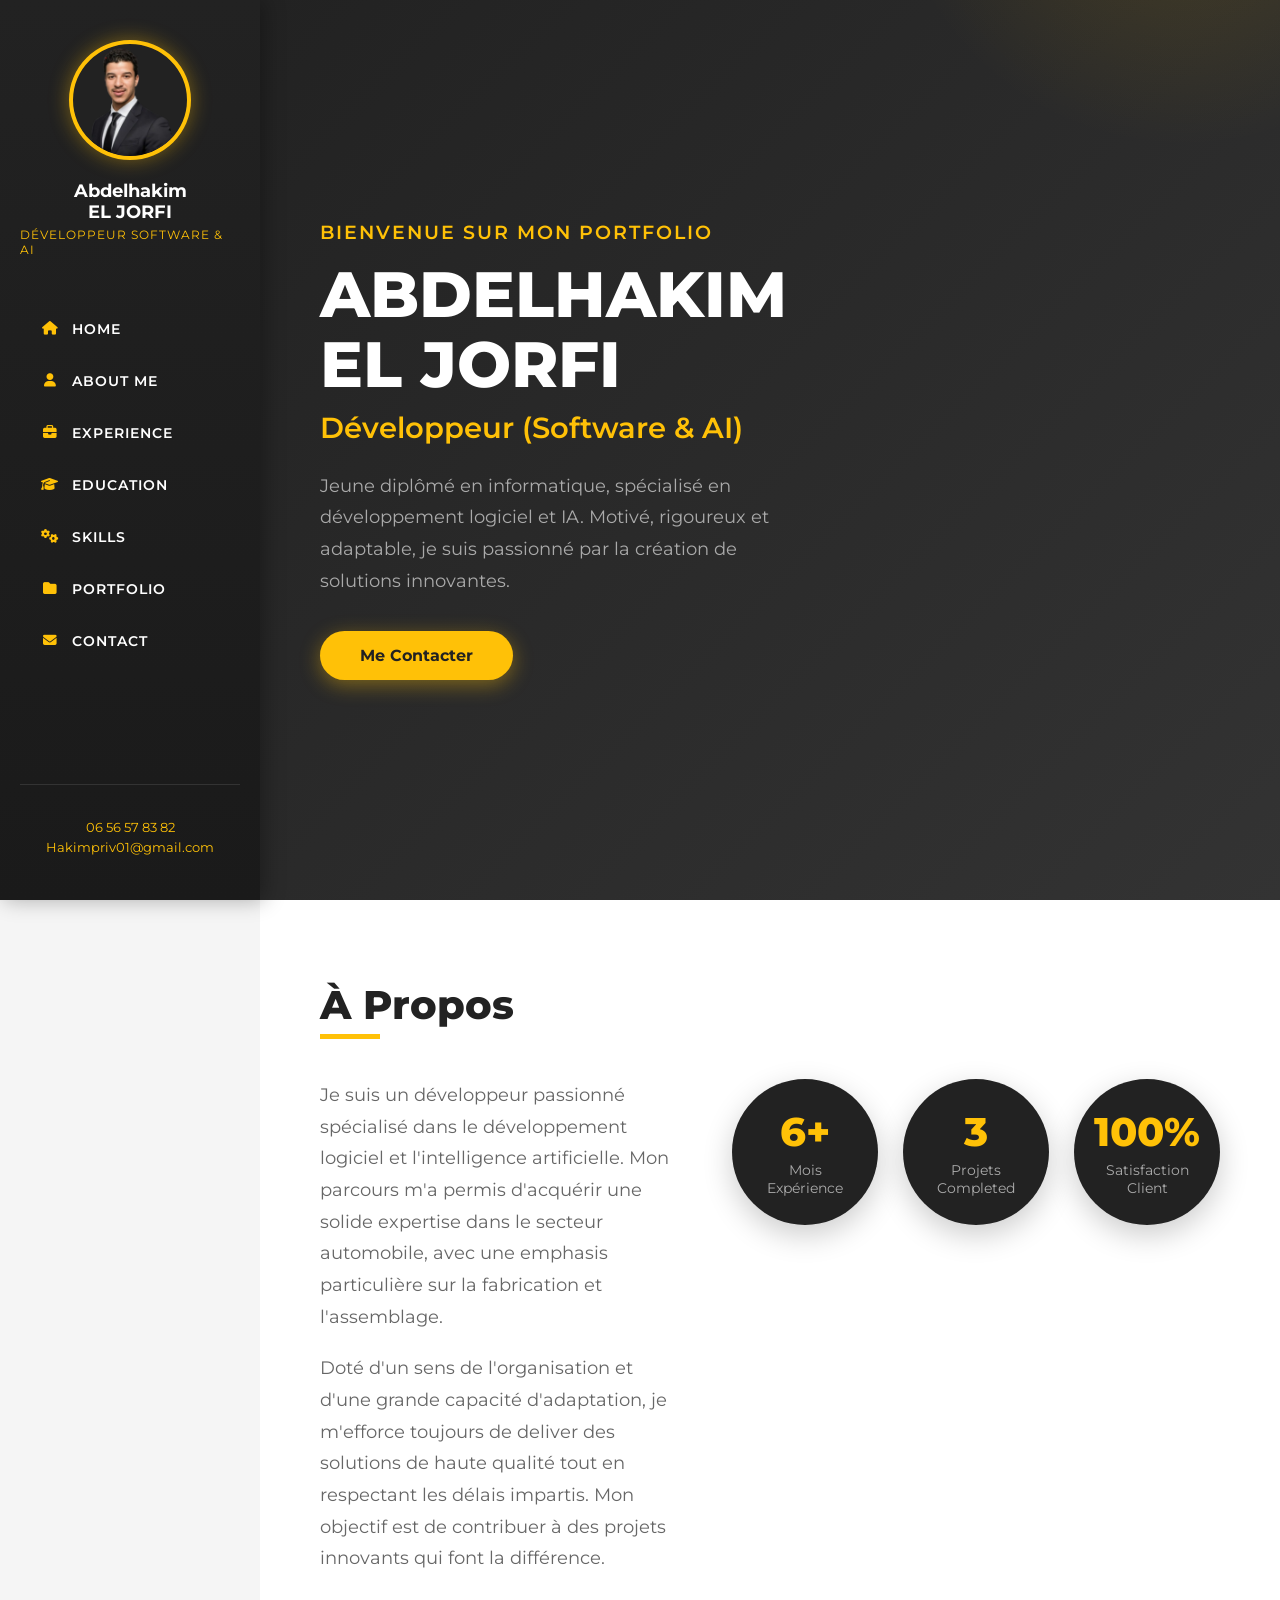
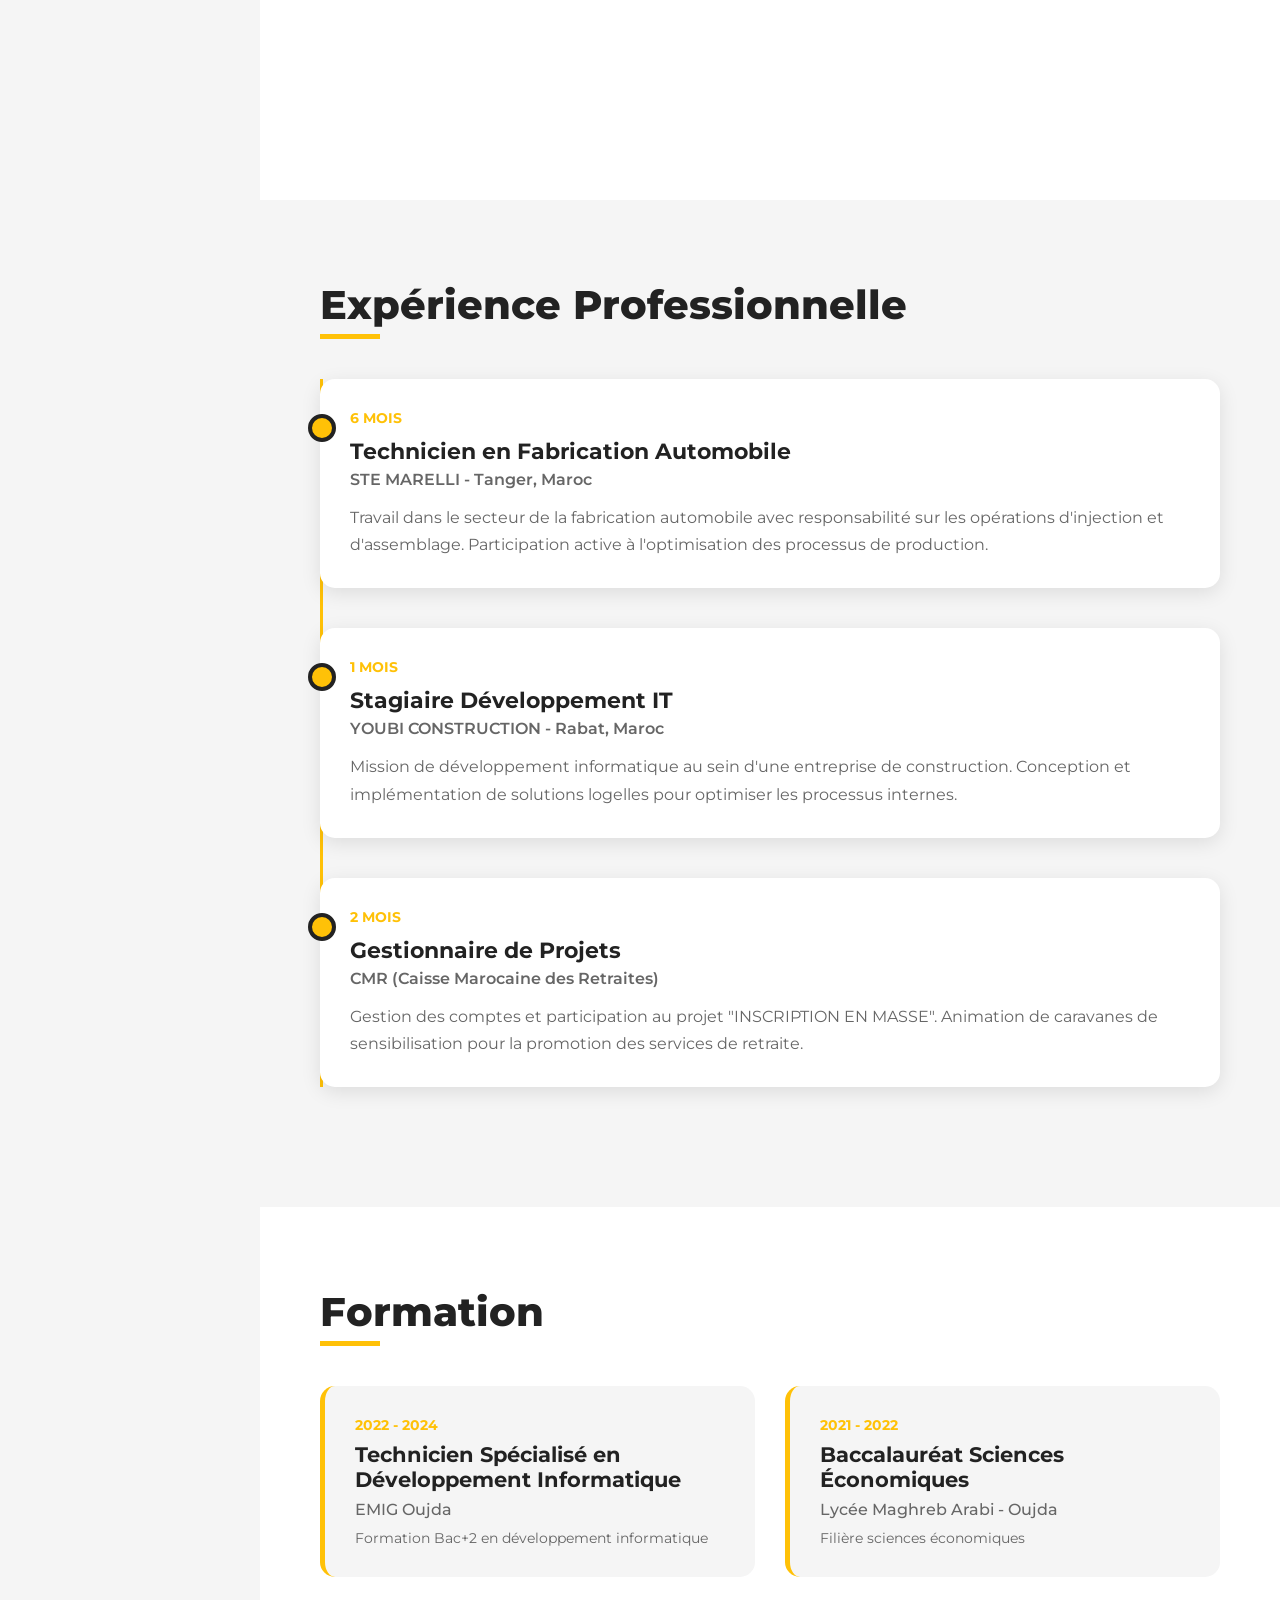
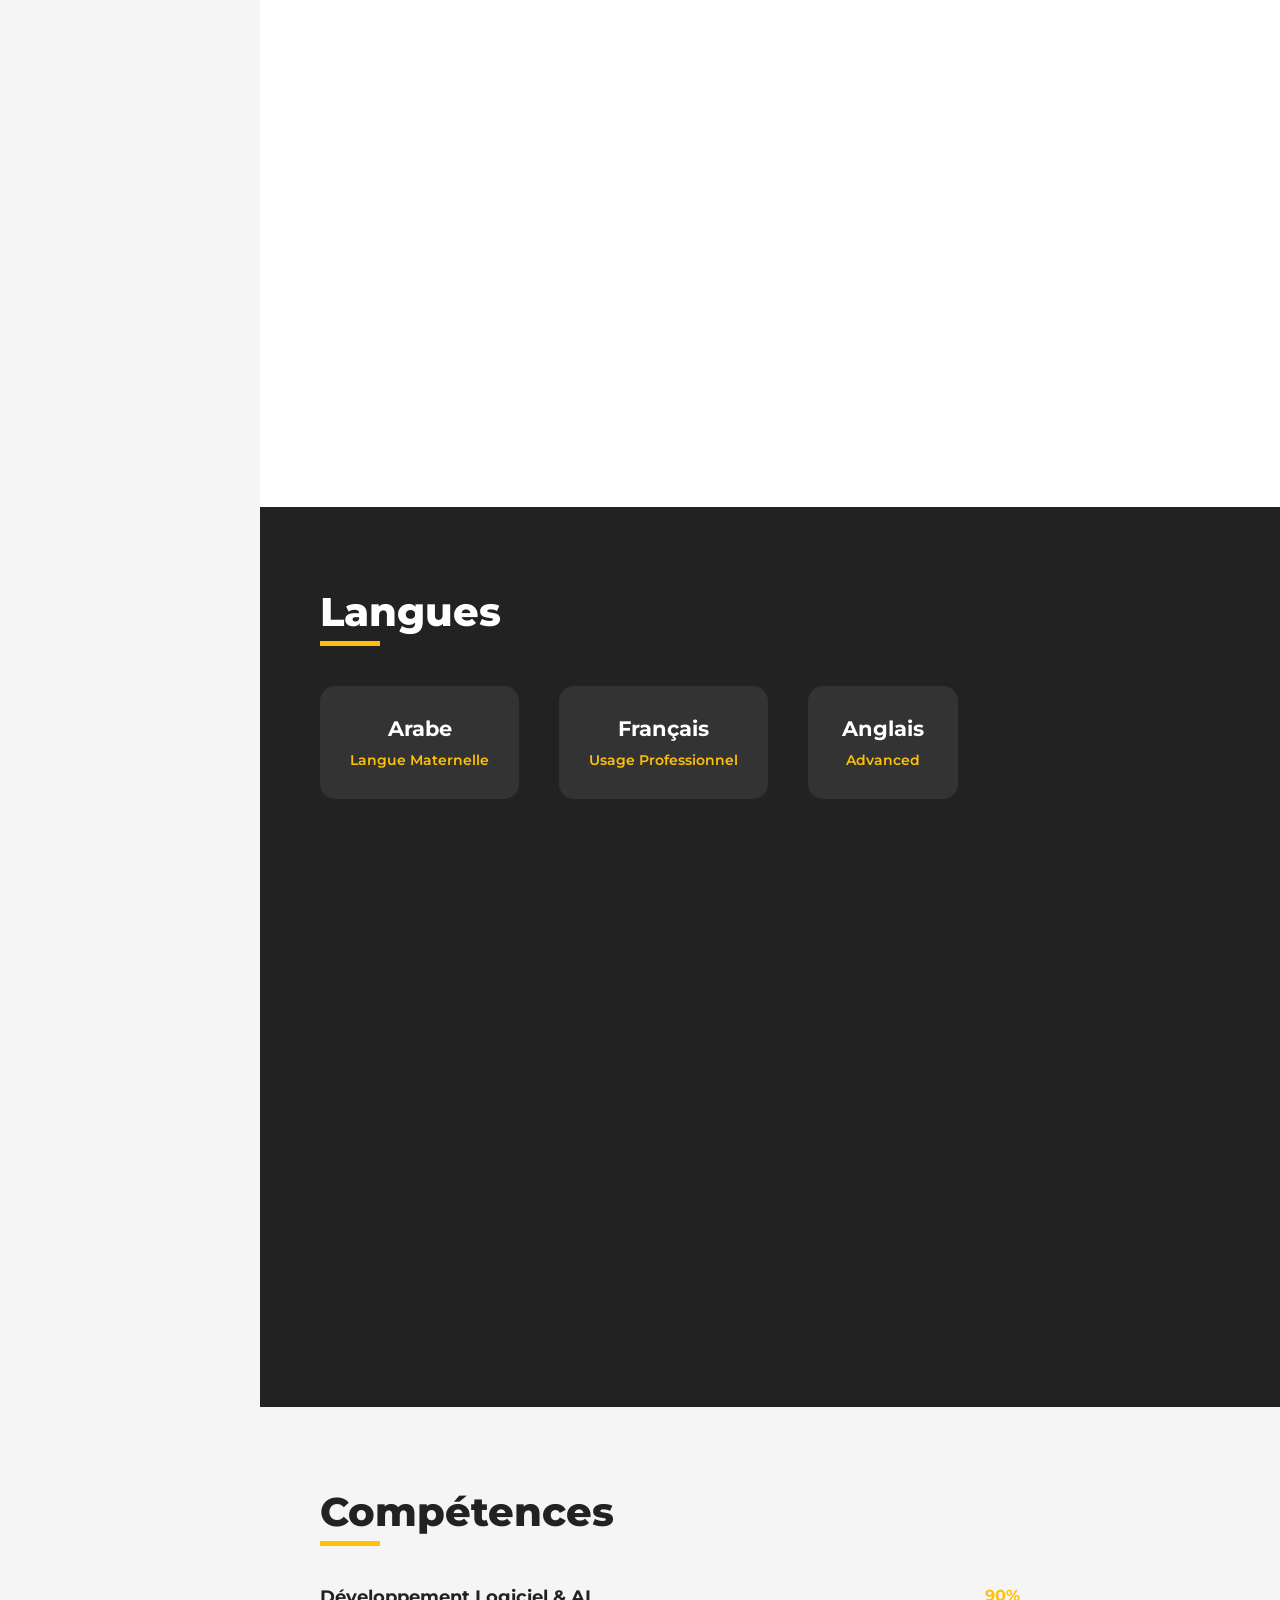
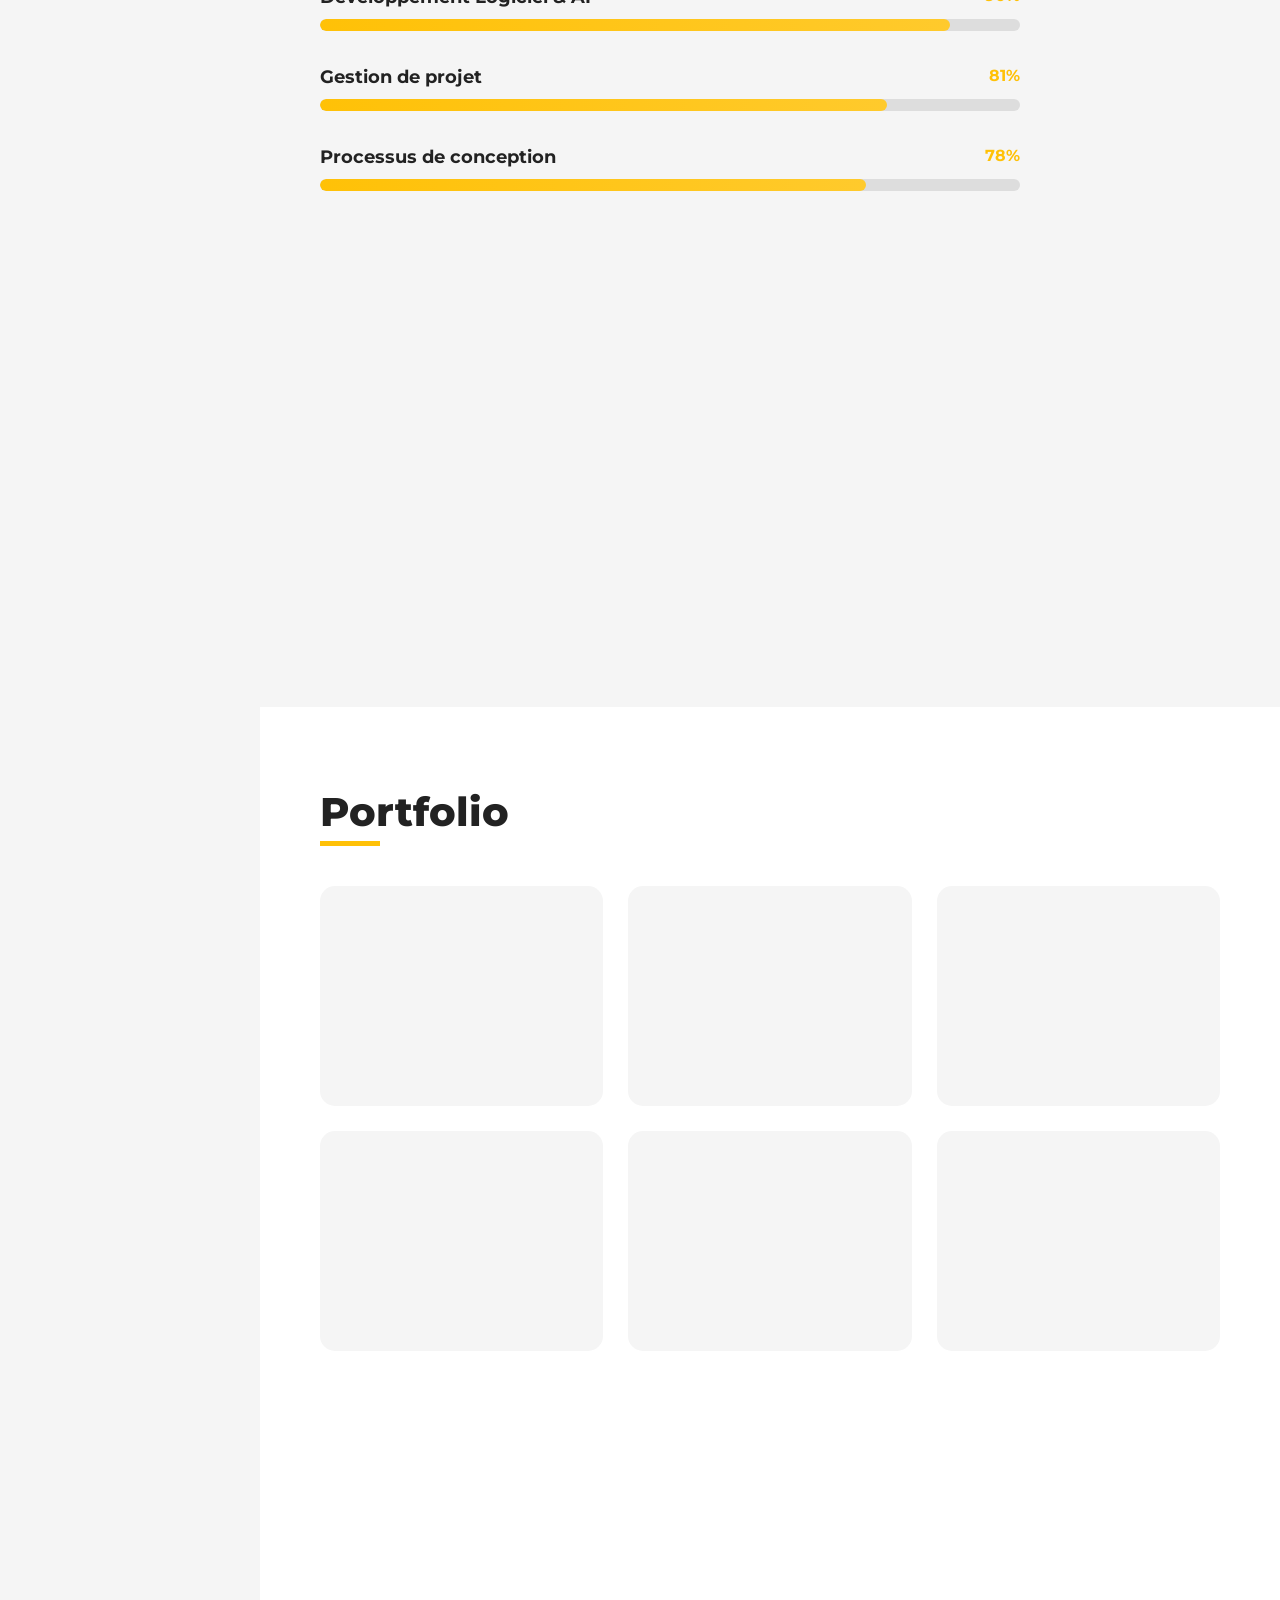
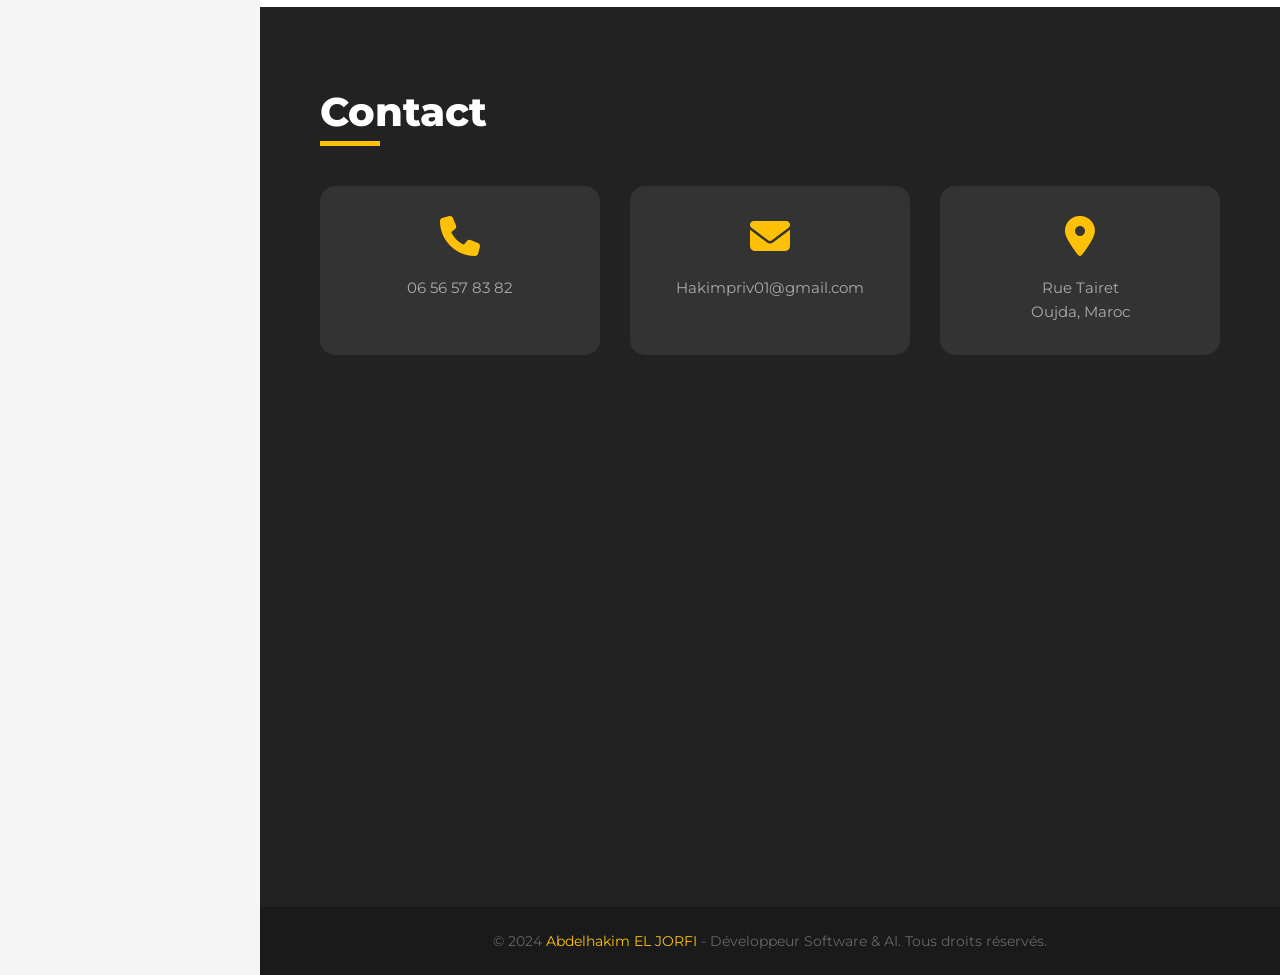
<file: index.html>
<!DOCTYPE html>
<html lang="fr">
<head>
    <meta charset="UTF-8">
    <meta name="viewport" content="width=device-width, initial-scale=1.0">
    <title>Abdelhakim EL JORFI | Développeur Software & AI</title>
    
    <!-- AOS Animation Library -->
    <link href="https://unpkg.com/aos@2.3.1/dist/aos.css" rel="stylesheet">
    
    <!-- Google Fonts - Montserrat -->
    <link href="https://fonts.googleapis.com/css2?family=Montserrat:wght@300;400;600;700;800&display=swap" rel="stylesheet">
    
    <!-- Font Awesome for Icons -->
    <link rel="stylesheet" href="https://cdnjs.cloudflare.com/ajax/libs/font-awesome/6.4.0/css/all.min.css">
    
    <style>
        :root {
            --primary-yellow: #FFC107;
            --charcoal: #222;
            --charcoal-light: #333;
            --charcoal-dark: #1a1a1a;
            --light-grey: #f5f5f5;
            --white: #ffffff;
            --text-dark: #333;
            --text-light: #666;
        }

        * {
            margin: 0;
            padding: 0;
            box-sizing: border-box;
        }

        body {
            font-family: 'Montserrat', sans-serif;
            background-color: var(--light-grey);
            color: var(--text-dark);
            overflow-x: hidden;
        }

        /* ===== BURGER MENU (Mobile) ===== */
        .burger-menu {
            display: none;
            position: fixed;
            top: 20px;
            left: 20px;
            z-index: 1000;
            cursor: pointer;
            background: var(--charcoal);
            padding: 12px;
            border-radius: 5px;
            box-shadow: 0 4px 10px rgba(0,0,0,0.3);
        }

        .burger-menu span {
            display: block;
            width: 25px;
            height: 3px;
            background: var(--primary-yellow);
            margin: 5px 0;
            transition: 0.3s;
        }

        .burger-menu.active span:nth-child(1) {
            transform: rotate(45deg) translate(5px, 5px);
        }

        .burger-menu.active span:nth-child(2) {
            opacity: 0;
        }

        .burger-menu.active span:nth-child(3) {
            transform: rotate(-45deg) translate(7px, -6px);
        }

        /* ===== SIDEBAR NAVIGATION ===== */
        .sidebar {
            width: 260px;
            height: 100vh;
            background: linear-gradient(180deg, var(--charcoal) 0%, var(--charcoal-dark) 100%);
            position: fixed;
            left: 0;
            top: 0;
            display: flex;
            flex-direction: column;
            align-items: center;
            padding: 40px 20px;
            z-index: 100;
            box-shadow: 4px 0 20px rgba(0,0,0,0.3);
        }

        .sidebar-logo {
            height: 120px;
            border-radius: 50%;
            display: flex;
            align-items: center;
            justify-content: center;
            margin-bottom: 20px;
            border: 4px solid var(--primary-yellow);
            box-shadow: 0 0 20px rgba(255, 193, 7, 0.4);
            overflow: hidden;
            background: var(--charcoal);
        }

        .sidebar-logo img {
            width: 100%;
            height: 100%;
            object-fit: cover;
            border-radius: 50%;
        }

        .sidebar-name {
            color: var(--white);
            font-size: 1.1rem;
            font-weight: 700;
            text-align: center;
            margin-bottom: 5px;
        }

        .sidebar-title {
            color: var(--primary-yellow);
            font-size: 0.75rem;
            text-transform: uppercase;
            letter-spacing: 1px;
            margin-bottom: 40px;
        }

        .nav-links {
            list-style: none;
            width: 100%;
            padding: 0;
        }

        .nav-links li {
            margin: 12px 0;
            width: 100%;
        }

        .nav-links a {
            display: flex;
            align-items: center;
            padding: 12px 20px;
            color: var(--white);
            text-decoration: none;
            text-transform: uppercase;
            font-size: 0.85rem;
            font-weight: 600;
            letter-spacing: 1px;
            border-radius: 8px;
            transition: all 0.3s ease;
        }

        .nav-links a i {
            margin-right: 12px;
            width: 20px;
            text-align: center;
            color: var(--primary-yellow);
        }

        .nav-links a:hover {
            background: var(--primary-yellow);
            color: var(--charcoal);
            transform: scale(1.05);
        }

        .nav-links a:hover i {
            color: var(--charcoal);
        }

        .sidebar-contact {
            margin-top: auto;
            padding-top: 30px;
            border-top: 1px solid var(--charcoal-light);
            width: 100%;
            text-align: center;
        }

        .sidebar-contact p {
            color: var(--text-light);
            font-size: 0.75rem;
            margin: 5px 0;
        }

        .sidebar-contact a {
            color: var(--primary-yellow);
            text-decoration: none;
            font-size: 0.8rem;
        }

        /* ===== MAIN CONTENT ===== */
        .main-content {
            margin-left: 260px;
            min-height: 100vh;
        }

        section {
            padding: 80px 60px;
            min-height: 100vh;
        }

        .section-title {
            font-size: 2.5rem;
            font-weight: 800;
            color: var(--charcoal);
            margin-bottom: 50px;
            position: relative;
            display: inline-block;
        }

        .section-title::after {
            content: '';
            position: absolute;
            bottom: -10px;
            left: 0;
            width: 60px;
            height: 5px;
            background: var(--primary-yellow);
        }

        /* ===== HERO SECTION ===== */
        .hero {
            min-height: 100vh;
            background: linear-gradient(135deg, var(--charcoal) 0%, var(--charcoal-light) 100%);
            display: flex;
            align-items: center;
            justify-content: space-between;
            padding: 0 60px;
            position: relative;
            overflow: hidden;
        }

        .hero::before {
            content: '';
            position: absolute;
            top: -50%;
            right: -20%;
            width: 600px;
            height: 600px;
            background: radial-gradient(circle, rgba(255,193,7,0.15) 0%, transparent 70%);
            border-radius: 50%;
        }

        .hero-content {
            flex: 1;
            max-width: 600px;
        }

        .hero-greeting {
            color: var(--primary-yellow);
            font-size: 1.2rem;
            font-weight: 600;
            margin-bottom: 15px;
            letter-spacing: 2px;
        }

        .hero-name {
            font-size: 4rem;
            font-weight: 800;
            color: var(--white);
            line-height: 1.1;
            margin-bottom: 10px;
        }

        .hero-title {
            font-size: 1.8rem;
            color: var(--primary-yellow);
            font-weight: 600;
            margin-bottom: 25px;
        }

        .hero-bio {
            color: #aaa;
            font-size: 1.1rem;
            line-height: 1.8;
            margin-bottom: 35px;
        }

        .hero-cta {
            display: inline-block;
            padding: 15px 40px;
            background: var(--primary-yellow);
            color: var(--charcoal);
            text-decoration: none;
            font-weight: 700;
            border-radius: 30px;
            transition: all 0.3s ease;
            box-shadow: 0 5px 20px rgba(255, 193, 7, 0.4);
        }

        .hero-cta:hover {
            transform: translateY(-3px);
            box-shadow: 0 8px 30px rgba(255, 193, 7, 0.6);
        }

        .hero-profile {
            flex: 0 0 400px;
            display: flex;
            justify-content: center;
            align-items: center;
        }

        .profile-circle {
            width: 380px;
            height: 380px;
            background: linear-gradient(135deg, var(--primary-yellow) 0%, #ffca2c 100%);
            border-radius: 50%;
            border: 8px solid var(--charcoal);
            box-shadow: 0 20px 60px rgba(0,0,0,0.5), 0 0 40px rgba(255, 193, 7, 0.3);
            display: flex;
            align-items: center;
            justify-content: center;
            overflow: hidden;
            position: relative;
        }

        .profile-circle::before {
            content: '\f406';
            font-family: 'Font Awesome 6 Free';
            font-weight: 900;
            font-size: 150px;
            color: var(--charcoal);
            opacity: 0.3;
        }

        .profile-placeholder {
            position: absolute;
            width: 100%;
            height: 100%;
            display: flex;
            align-items: center;
            justify-content: center;
            background: linear-gradient(135deg, var(--primary-yellow) 0%, #ffca2c 100%);
        }

        .profile-placeholder i {
            font-size: 150px;
            color: var(--charcoal);
            opacity: 0.3;
        }

        /* ===== STAT CIRCLES ANIMATION ===== */
        .stat-circle {
            background: var(--charcoal);
            color: var(--white);
            aspect-ratio: 1/1;
            border-radius: 50%;
            display: flex;
            flex-direction: column;
            justify-content: center;
            align-items: center;
            text-align: center;
            padding: 20px;
            box-shadow: 0 10px 30px rgba(0,0,0,0.2);
            opacity: 0;
            transform: scale(0);
            animation: popIn 0.6s ease forwards;
        }

        .stat-circle:nth-child(1) { animation-delay: 0.2s; }
        .stat-circle:nth-child(2) { animation-delay: 0.4s; }
        .stat-circle:nth-child(3) { animation-delay: 0.6s; }

        @keyframes popIn {
            0% {
                opacity: 0;
                transform: scale(0);
            }
            70% {
                transform: scale(1.1);
            }
            100% {
                opacity: 1;
                transform: scale(1);
            }
        }

        .stat-circle h3 {
            font-size: 2.5rem;
            margin: 0;
            color: var(--primary-yellow);
            font-weight: 800;
        }

        .stat-circle p {
            font-size: 0.9rem;
            margin: 5px 0 0 0;
            color: #aaa;
        }

        /* ===== ABOUT SECTION ===== */
        .about {
            background: var(--white);
        }

        .about-content {
            display: grid;
            grid-template-columns: 1fr 1fr;
            gap: 60px;
            align-items: start;
        }

        .about-text p {
            font-size: 1.1rem;
            line-height: 1.8;
            color: var(--text-light);
            margin-bottom: 20px;
        }

        .stats-container {
            display: grid;
            grid-template-columns: repeat(3, 1fr);
            gap: 25px;
        }

        /* ===== EXPERIENCE SECTION ===== */
        .experience {
            background: var(--light-grey);
        }

        .timeline {
            position: relative;
            max-width: 900px;
        }

        .timeline::before {
            content: '';
            position: absolute;
            left: 0;
            top: 0;
            width: 3px;
            height: 100%;
            background: var(--primary-yellow);
        }

        .timeline-item {
            position: relative;
            padding-left: 40px;
            margin-bottom: 40px;
            background: var(--white);
            padding: 30px;
            border-radius: 15px;
            box-shadow: 0 5px 20px rgba(0,0,0,0.1);
            transition: all 0.3s ease;
        }

        .timeline-item:hover {
            transform: translateX(10px);
            box-shadow: 0 10px 40px rgba(0,0,0,0.15);
        }

        .timeline-item::before {
            content: '';
            position: absolute;
            left: -12px;
            top: 35px;
            width: 20px;
            height: 20px;
            background: var(--primary-yellow);
            border-radius: 50%;
            border: 4px solid var(--charcoal);
        }

        .timeline-date {
            color: var(--primary-yellow);
            font-weight: 700;
            font-size: 0.9rem;
            margin-bottom: 10px;
        }

        .timeline-title {
            font-size: 1.4rem;
            color: var(--charcoal);
            font-weight: 700;
            margin-bottom: 5px;
        }

        .timeline-company {
            color: var(--text-light);
            font-weight: 600;
            margin-bottom: 15px;
        }

        .timeline-description {
            color: var(--text-light);
            line-height: 1.7;
        }

        /* ===== EDUCATION SECTION ===== */
        .education {
            background: var(--white);
        }

        .education-grid {
            display: grid;
            grid-template-columns: repeat(2, 1fr);
            gap: 30px;
            max-width: 900px;
        }

        .education-card {
            background: var(--light-grey);
            padding: 30px;
            border-radius: 15px;
            border-left: 5px solid var(--primary-yellow);
            transition: all 0.3s ease;
        }

        .education-card:hover {
            transform: translateY(-5px);
            box-shadow: 0 10px 30px rgba(0,0,0,0.15);
        }

        .education-year {
            color: var(--primary-yellow);
            font-weight: 700;
            font-size: 0.9rem;
            margin-bottom: 8px;
        }

        .education-title {
            font-size: 1.3rem;
            color: var(--charcoal);
            font-weight: 700;
            margin-bottom: 8px;
        }

        .education-school {
            color: var(--text-light);
            font-weight: 500;
        }

        /* ===== LANGUAGES SECTION ===== */
        .languages {
            background: var(--charcoal);
            color: var(--white);
        }

        .languages .section-title {
            color: var(--white);
        }

        .languages-grid {
            display: flex;
            gap: 40px;
            flex-wrap: wrap;
        }

        .language-item {
            text-align: center;
            padding: 30px;
            background: var(--charcoal-light);
            border-radius: 15px;
            min-width: 150px;
            transition: all 0.3s ease;
        }

        .language-item:hover {
            transform: translateY(-5px);
            background: var(--primary-yellow);
        }

        .language-item:hover .language-name {
            color: var(--charcoal);
        }

        .language-item:hover .language-level {
            color: var(--charcoal);
        }

        .language-name {
            font-size: 1.3rem;
            font-weight: 700;
            color: var(--white);
            margin-bottom: 10px;
        }

        .language-level {
            color: var(--primary-yellow);
            font-size: 0.9rem;
            font-weight: 600;
        }

        /* ===== SKILLS SECTION ===== */
        .skills {
            background: var(--light-grey);
        }

        .skills-container {
            max-width: 700px;
        }

        .skill-item {
            margin-bottom: 35px;
        }

        .skill-header {
            display: flex;
            justify-content: space-between;
            margin-bottom: 12px;
        }

        .skill-name {
            font-weight: 700;
            font-size: 1.1rem;
            color: var(--charcoal);
        }

        .skill-percentage {
            font-weight: 700;
            color: var(--primary-yellow);
        }

        .skill-bar {
            height: 12px;
            background: #ddd;
            border-radius: 6px;
            overflow: hidden;
        }

        .skill-progress {
            height: 100%;
            background: linear-gradient(90deg, var(--primary-yellow) 0%, #ffca2c 100%);
            border-radius: 6px;
            width: 0;
            animation: fillBar 1.5s ease forwards;
        }

        .skill-progress.conception { animation-delay: 0.3s; }
        .skill-progress.project { animation-delay: 0.5s; }

        @keyframes fillBar {
            0% { width: 0; }
            100% { width: var(--target-width); }
        }

        .skill-78 { --target-width: 78%; }
        .skill-81 { --target-width: 81%; }

        /* ===== PORTFOLIO SECTION ===== */
        .portfolio {
            background: var(--white);
        }

        .portfolio-grid {
            display: grid;
            grid-template-columns: repeat(auto-fill, minmax(280px, 1fr));
            gap: 25px;
        }

        .portfolio-item {
            background: var(--light-grey);
            height: 220px;
            border-radius: 15px;
            overflow: hidden;
            position: relative;
            cursor: pointer;
            transition: all 0.3s ease;
        }

        .portfolio-item:hover {
            transform: scale(1.05) translateY(-10px);
            box-shadow: 0 20px 50px rgba(0,0,0,0.2);
        }

        .portfolio-overlay {
            position: absolute;
            top: 0;
            left: 0;
            width: 100%;
            height: 100%;
            background: linear-gradient(135deg, var(--charcoal) 0%, var(--charcoal-light) 100%);
            display: flex;
            flex-direction: column;
            align-items: center;
            justify-content: center;
            opacity: 0;
            transition: all 0.3s ease;
        }

        .portfolio-item:hover .portfolio-overlay {
            opacity: 1;
        }

        .portfolio-overlay i {
            font-size: 3rem;
            color: var(--primary-yellow);
            margin-bottom: 15px;
        }

        .portfolio-overlay h4 {
            color: var(--white);
            font-size: 1.2rem;
            text-align: center;
            padding: 0 20px;
        }

        /* ===== CONTACT SECTION ===== */
        .contact {
            background: var(--charcoal);
            color: var(--white);
        }

        .contact .section-title {
            color: var(--white);
        }

        .contact-container {
            display: grid;
            grid-template-columns: repeat(3, 1fr);
            gap: 30px;
            max-width: 900px;
        }

        .contact-card {
            background: var(--charcoal-light);
            padding: 30px;
            border-radius: 15px;
            text-align: center;
            transition: all 0.3s ease;
        }

        .contact-card:hover {
            background: var(--primary-yellow);
            transform: translateY(-5px);
        }

        .contact-card:hover i {
            color: var(--charcoal);
        }

        .contact-card:hover p {
            color: var(--charcoal);
        }

        .contact-card i {
            font-size: 2.5rem;
            color: var(--primary-yellow);
            margin-bottom: 20px;
        }

        .contact-card p {
            color: #aaa;
            font-size: 0.95rem;
            line-height: 1.6;
        }

        .contact-card a {
            color: #aaa;
            text-decoration: none;
        }

        .contact-card:hover a {
            color: var(--charcoal);
        }

        /* ===== FOOTER ===== */
        footer {
            background: var(--charcoal-dark);
            color: #666;
            text-align: center;
            padding: 25px;
            font-size: 0.9rem;
        }

        footer span {
            color: var(--primary-yellow);
        }

        /* ===== RESPONSIVE DESIGN ===== */
        @media (max-width: 1200px) {
            .hero-name {
                font-size: 3rem;
            }
            .profile-circle {
                width: 320px;
                height: 320px;
            }
        }

        @media (max-width: 992px) {
            .sidebar {
                transform: translateX(-100%);
                transition: transform 0.3s ease;
            }
            
            .sidebar.active {
                transform: translateX(0);
            }
            
            .main-content {
                margin-left: 0;
            }
            
            .burger-menu {
                display: block;
            }
            
            .hero {
                padding: 100px 30px 60px;
                flex-direction: column-reverse;
                text-align: center;
            }
            
            .hero-content {
                max-width: 100%;
            }
            
            .profile-circle {
                width: 280px;
                height: 280px;
                margin-bottom: 40px;
            }
            
            .about-content {
                grid-template-columns: 1fr;
            }
            
            .education-grid {
                grid-template-columns: 1fr;
            }
            
            .contact-container {
                grid-template-columns: 1fr;
            }
        }

        @media (max-width: 576px) {
            section {
                padding: 60px 20px;
            }
            
            .section-title {
                font-size: 2rem;
            }
            
            .hero-name {
                font-size: 2.2rem;
            }
            
            .hero-title {
                font-size: 1.3rem;
            }
            
            .stats-container {
                grid-template-columns: 1fr;
                gap: 15px;
            }
            
            .stat-circle {
                padding: 25px;
            }
            
            .languages-grid {
                flex-direction: column;
            }
        }
    </style>
</head>
<body>

    <!-- Burger Menu -->
    <div class="burger-menu" onclick="toggleMenu()">
        <span></span>
        <span></span>
        <span></span>
    </div>

    <!-- Sidebar Navigation -->
    <nav class="sidebar">
        <div class="sidebar-logo">
                        <img src="profile.png" alt="">
        </div>
        <div class="sidebar-name">Abdelhakim<br>EL JORFI</div>
        <div class="sidebar-title">Développeur Software & AI</div>
        
        <ul class="nav-links">
            <li><a href="#home"><i class="fas fa-home"></i> Home</a></li>
            <li><a href="#about"><i class="fas fa-user"></i> About Me</a></li>
            <li><a href="#experience"><i class="fas fa-briefcase"></i> Experience</a></li>
            <li><a href="#education"><i class="fas fa-graduation-cap"></i> Education</a></li>
            <li><a href="#skills"><i class="fas fa-cogs"></i> Skills</a></li>
            <li><a href="#portfolio"><i class="fas fa-folder"></i> Portfolio</a></li>
            <li><a href="#contact"><i class="fas fa-envelope"></i> Contact</a></li>
        </ul>
        
        <div class="sidebar-contact">
            <p><a href="tel:+212656578382">06 56 57 83 82</a></p>
            <p><a href="mailto:Hakimpriv01@gmail.com">Hakimpriv01@gmail.com</a></p>
        </div>
    </nav>

    <!-- Main Content -->
    <main class="main-content">
        
        <!-- Hero Section -->
        <section id="home" class="hero">
            <div class="hero-content" data-aos="fade-right" data-aos-duration="1000">
                <p class="hero-greeting">BIENVENUE SUR MON PORTFOLIO</p>
                <h1 class="hero-name">ABDELHAKIM<br>EL JORFI</h1>
                <h2 class="hero-title">Développeur (Software & AI)</h2>
                <p class="hero-bio">Jeune diplômé en informatique, spécialisé en développement logiciel et IA. Motivé, rigoureux et adaptable, je suis passionné par la création de solutions innovantes.</p>
                <a href="#contact" class="hero-cta">Me Contacter</a>
            </div>
            <div class="hero-profile" data-aos="fade-left" data-aos-duration="1000" data-aos-delay="200">
               
            </div>
        </section>

        <!-- About Section -->
        <section id="about" class="about">
            <h2 class="section-title" data-aos="fade-up">À Propos</h2>
            <div class="about-content">
                <div class="about-text" data-aos="fade-up" data-aos-delay="100">
                    <p>Je suis un développeur passionné spécialisé dans le développement logiciel et l'intelligence artificielle. Mon parcours m'a permis d'acquérir une solide expertise dans le secteur automobile, avec une emphasis particulière sur la fabrication et l'assemblage.</p>
                    <p>Doté d'un sens de l'organisation et d'une grande capacité d'adaptation, je m'efforce toujours de deliver des solutions de haute qualité tout en respectant les délais impartis. Mon objectif est de contribuer à des projets innovants qui font la différence.</p>
                </div>
                <div class="stats-container" data-aos="fade-up" data-aos-delay="200">
                    <div class="stat-circle">
                        <h3>6+</h3>
                        <p>Mois<br>Expérience</p>
                    </div>
                    <div class="stat-circle">
                        <h3>3</h3>
                        <p>Projets<br>Completed</p>
                    </div>
                    <div class="stat-circle">
                        <h3>100%</h3>
                        <p>Satisfaction<br>Client</p>
                    </div>
                </div>
            </div>
        </section>

        <!-- Experience Section -->
        <section id="experience" class="experience">
            <h2 class="section-title" data-aos="fade-up">Expérience Professionnelle</h2>
            <div class="timeline">
                <div class="timeline-item" data-aos="slide-up" data-aos-duration="800">
                    <div class="timeline-date">6 MOIS</div>
                    <h3 class="timeline-title">Technicien en Fabrication Automobile</h3>
                    <div class="timeline-company">STE MARELLI - Tanger, Maroc</div>
                    <p class="timeline-description">Travail dans le secteur de la fabrication automobile avec responsabilité sur les opérations d'injection et d'assemblage. Participation active à l'optimisation des processus de production.</p>
                </div>
                
                <div class="timeline-item" data-aos="slide-up" data-aos-duration="800" data-aos-delay="100">
                    <div class="timeline-date">1 MOIS</div>
                    <h3 class="timeline-title">Stagiaire Développement IT</h3>
                    <div class="timeline-company">YOUBI CONSTRUCTION - Rabat, Maroc</div>
                    <p class="timeline-description">Mission de développement informatique au sein d'une entreprise de construction. Conception et implémentation de solutions logelles pour optimiser les processus internes.</p>
                </div>
                
                <div class="timeline-item" data-aos="slide-up" data-aos-duration="800" data-aos-delay="200">
                    <div class="timeline-date">2 MOIS</div>
                    <h3 class="timeline-title">Gestionnaire de Projets</h3>
                    <div class="timeline-company">CMR (Caisse Marocaine des Retraites)</div>
                    <p class="timeline-description">Gestion des comptes et participation au projet "INSCRIPTION EN MASSE". Animation de caravanes de sensibilisation pour la promotion des services de retraite.</p>
                </div>
            </div>
        </section>

        <!-- Education Section -->
        <section id="education" class="education">
            <h2 class="section-title" data-aos="fade-up">Formation</h2>
            <div class="education-grid">
                <div class="education-card" data-aos="fade-in" data-aos-duration="800" data-aos-delay="100">
                    <div class="education-year">2022 - 2024</div>
                    <h3 class="education-title">Technicien Spécialisé en Développement Informatique</h3>
                    <p class="education-school">EMIG Oujda</p>
                    <p style="margin-top: 10px; color: #666; font-size: 0.9rem;">Formation Bac+2 en développement informatique</p>
                </div>
                
                <div class="education-card" data-aos="fade-in" data-aos-duration="800" data-aos-delay="200">
                    <div class="education-year">2021 - 2022</div>
                    <h3 class="education-title">Baccalauréat Sciences Économiques</h3>
                    <p class="education-school">Lycée Maghreb Arabi - Oujda</p>
                    <p style="margin-top: 10px; color: #666; font-size: 0.9rem;">Filière sciences économiques</p>
                </div>
            </div>
        </section>

        <!-- Languages Section -->
        <section id="languages" class="languages">
            <h2 class="section-title" data-aos="fade-up">Langues</h2>
            <div class="languages-grid">
                <div class="language-item" data-aos="fade-up" data-aos-delay="100">
                    <div class="language-name">Arabe</div>
                    <div class="language-level">Langue Maternelle</div>
                </div>
                <div class="language-item" data-aos="fade-up" data-aos-delay="200">
                    <div class="language-name">Français</div>
                    <div class="language-level">Usage Professionnel</div>
                </div>
                <div class="language-item" data-aos="fade-up" data-aos-delay="300">
                    <div class="language-name">Anglais</div>
                    <div class="language-level">Advanced</div>
                </div>
            </div>
        </section>

        <!-- Skills Section -->
        <section id="skills" class="skills">
            <h2 class="section-title" data-aos="fade-up">Compétences</h2>
            <div class="skills-container">
                <div class="skill-item" data-aos="fade-up" data-aos-delay="100">
                    <div class="skill-header">
                        <span class="skill-name">Développement Logiciel & AI</span>
                        <span class="skill-percentage">90%</span>
                    </div>
                    <div class="skill-bar">
                        <div class="skill-progress skill-90" style="--target-width: 90%;"></div>
                    </div>
                </div>
                
                <div class="skill-item" data-aos="fade-up" data-aos-delay="200">
                    <div class="skill-header">
                        <span class="skill-name">Gestion de projet</span>
                        <span class="skill-percentage">81%</span>
                    </div>
                    <div class="skill-bar">
                        <div class="skill-progress skill-81" style="--target-width: 81%;"></div>
                    </div>
                </div>
                
                <div class="skill-item" data-aos="fade-up" data-aos-delay="300">
                    <div class="skill-header">
                        <span class="skill-name">Processus de conception</span>
                        <span class="skill-percentage">78%</span>
                    </div>
                    <div class="skill-bar">
                        <div class="skill-progress skill-78" style="--target-width: 78%;"></div>
                    </div>
                </div>
            </div>
        </section>

        <!-- Portfolio Section -->
        <section id="portfolio" class="portfolio">
            <h2 class="section-title" data-aos="fade-up">Portfolio</h2>
            <div class="portfolio-grid">
                <div class="portfolio-item" data-aos="fade-up" data-aos-delay="100">
                    <div class="portfolio-overlay">
                        <i class="fas fa-laptop-code"></i>
                        <h4>Application de Gestion</h4>
                    </div>
                </div>
                <div class="portfolio-item" data-aos="fade-up" data-aos-delay="200">
                    <div class="portfolio-overlay">
                        <i class="fas fa-brain"></i>
                        <h4>Projet AI/ML</h4>
                    </div>
                </div>
                <div class="portfolio-item" data-aos="fade-up" data-aos-delay="300">
                    <div class="portfolio-overlay">
                        <i class="fas fa-database"></i>
                        <h4>Système de Base de Données</h4>
                    </div>
                </div>
                <div class="portfolio-item" data-aos="fade-up" data-aos-delay="400">
                    <div class="portfolio-overlay">
                        <i class="fas fa-mobile-alt"></i>
                        <h4>Application Mobile</h4>
                    </div>
                </div>
                <div class="portfolio-item" data-aos="fade-up" data-aos-delay="500">
                    <div class="portfolio-overlay">
                        <i class="fas fa-chart-line"></i>
                        <h4>Dashboard Analytics</h4>
                    </div>
                </div>
                <div class="portfolio-item" data-aos="fade-up" data-aos-delay="600">
                    <div class="portfolio-overlay">
                        <i class="fas fa-robot"></i>
                        <h4>Automatisation</h4>
                    </div>
                </div>
            </div>
        </section>

        <!-- Contact Section -->
        <section id="contact" class="contact">
            <h2 class="section-title" data-aos="fade-up">Contact</h2>
            <div class="contact-container">
                <div class="contact-card" data-aos="fade-up" data-aos-delay="100">
                    <i class="fas fa-phone"></i>
                    <p><a href="tel:+212656578382">06 56 57 83 82</a></p>
                </div>
                <div class="contact-card" data-aos="fade-up" data-aos-delay="200">
                    <i class="fas fa-envelope"></i>
                    <p><a href="mailto:Hakimpriv01@gmail.com">Hakimpriv01@gmail.com</a></p>
                </div>
                <div class="contact-card" data-aos="fade-up" data-aos-delay="300">
                    <i class="fas fa-map-marker-alt"></i>
                    <p>Rue Tairet<br>Oujda, Maroc</p>
                </div>
            </div>
        </section>

        <!-- Footer -->
        <footer>
            <p>&copy; 2024 <span>Abdelhakim EL JORFI</span> - Développeur Software & AI. Tous droits réservés.</p>
        </footer>

    </main>

    <!-- AOS Animation JS -->
    <script src="https://unpkg.com/aos@2.3.1/dist/aos.js"></script>
    
    <script>
        // Initialize AOS Animation
        AOS.init({
            duration: 800,
            easing: 'ease-in-out',
            once: true,
            offset: 100
        });

        // Mobile Menu Toggle
        function toggleMenu() {
            const burger = document.querySelector('.burger-menu');
            const sidebar = document.querySelector('.sidebar');
            
            burger.classList.toggle('active');
            sidebar.classList.toggle('active');
        }

        // Close menu when clicking a nav link (mobile)
        document.querySelectorAll('.nav-links a').forEach(link => {
            link.addEventListener('click', () => {
                const burger = document.querySelector('.burger-menu');
                const sidebar = document.querySelector('.sidebar');
                
                if (window.innerWidth <= 992) {
                    burger.classList.remove('active');
                    sidebar.classList.remove('active');
                }
            });
        });

        // Smooth scroll for navigation
        document.querySelectorAll('a[href^="#"]').forEach(anchor => {
            anchor.addEventListener('click', function(e) {
                e.preventDefault();
                const target = document.querySelector(this.getAttribute('href'));
                if (target) {
                    target.scrollIntoView({
                        behavior: 'smooth',
                        block: 'start'
                    });
                }
            });
        });
    </script>
</body>
</html>
</file>
